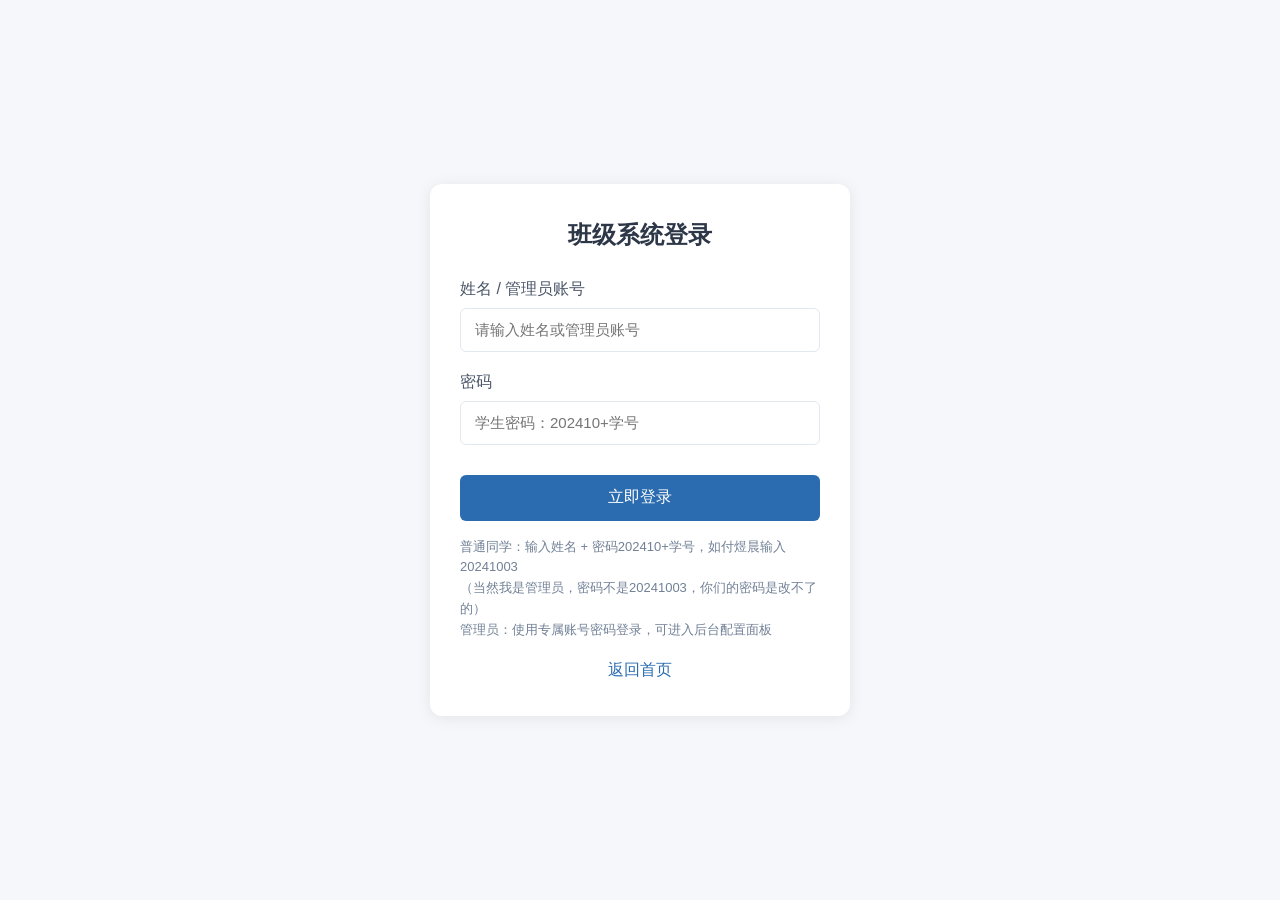
<file: login.html>
<!DOCTYPE html>
<html lang="zh-CN">
<head>
  <meta charset="UTF-8" />
  <meta name="viewport" content="width=device-width, initial-scale=1.0"/>
  <title>班级官网 - 登录入口</title>
  <style>
    * {
      margin: 0;
      padding: 0;
      box-sizing: border-box;
      font-family: "Microsoft Yahei", sans-serif;
    }
    body {
      background: #f5f7fa;
      display: flex;
      justify-content: center;
      align-items: center;
      min-height: 100vh;
    }
    .login-box {
      background: #fff;
      width: 420px;
      padding: 35px 30px;
      border-radius: 12px;
      box-shadow: 0 2px 15px rgba(0,0,0,0.08);
    }
    .login-box h2 {
      text-align: center;
      color: #2d3748;
      margin-bottom: 28px;
    }
    .item {
      margin-bottom: 20px;
    }
    .item label {
      display: block;
      margin-bottom: 8px;
      color: #4a5568;
    }
    .item input {
      width: 100%;
      height: 44px;
      padding: 0 14px;
      border: 1px solid #e2e8f0;
      border-radius: 6px;
      font-size: 15px;
    }
    .btn {
      width: 100%;
      height: 46px;
      background: #2b6cb0;
      color: white;
      border: none;
      border-radius: 6px;
      font-size: 16px;
      cursor: pointer;
      margin-top: 10px;
    }
    .btn:hover {
      background: #2c5282;
    }
    .tip {
      margin-top: 16px;
      font-size: 13px;
      color: #718096;
      line-height: 1.6;
    }
    .back-index {
      display: block;
      text-align: center;
      margin-top: 20px;
      color: #2b6cb0;
      text-decoration: none;
    }
  </style>
</head>
<body>
  <div class="login-box">
    <h2>班级系统登录</h2>
    <div class="item">
      <label>姓名 / 管理员账号</label>
      <input type="text" id="username" placeholder="请输入姓名或管理员账号">
    </div>
    <div class="item">
      <label>密码</label>
      <input type="password" id="pwd" placeholder="学生密码：202410+学号">
    </div>
    <button class="btn" id="loginBtn">立即登录</button>
    <p class="tip">
      普通同学：输入姓名 + 密码202410+学号，如付煜晨输入20241003 <br>
      （当然我是管理员，密码不是20241003，你们的密码是改不了的）<br>
      管理员：使用专属账号密码登录，可进入后台配置面板
    </p>
    <a href="./index.html" class="back-index">返回首页</a>
  </div>

  <script src="./js/login.js"></script>
</body>
</html>
</file>
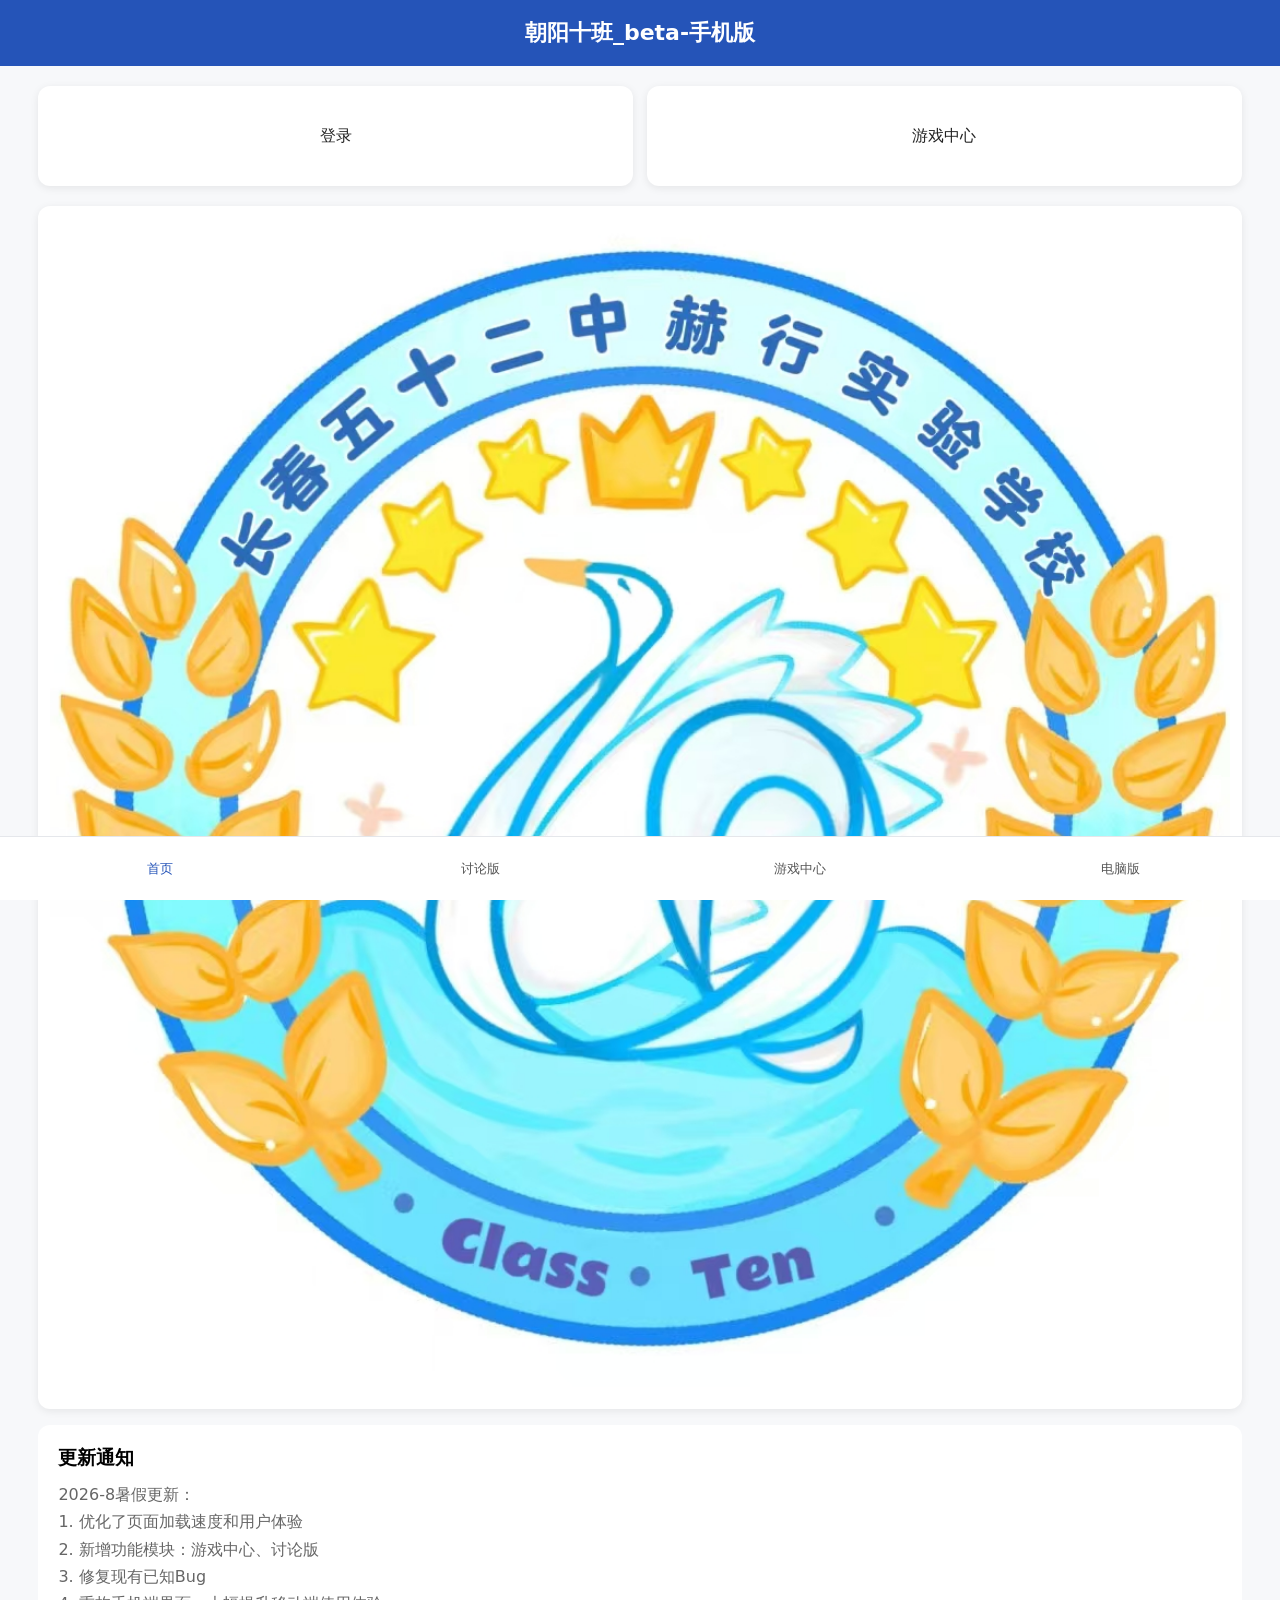
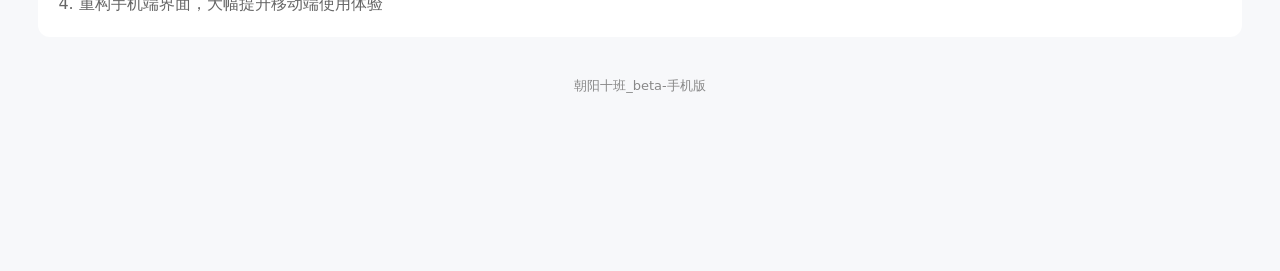
<file: mobileindex.html>
<!DOCTYPE html>
<html lang="zh-CN">
<head>
    <meta charset="UTF-8">
    <meta name="viewport" content="width=device-width, initial-scale=1.0, maximum-scale=1.0, user-scalable=no">
    <meta name="apple-mobile-web-app-capable" content="yes">
    <meta name="apple-mobile-web-app-status-bar-style" content="default">
    <meta name="format-detection" content="telephone=no">
    <title>朝阳十班_beta-手机版</title>
    <style>
        * {
            margin: 0;
            padding: 0;
            box-sizing: border-box;
            -webkit-tap-highlight-color: transparent;
            font-family: system-ui, -apple-system, sans-serif;
        }
        html {
            scroll-behavior: smooth;
        }
        html, body {
            width: 100%;
            min-height: 100vh;
            overflow-x: hidden;
            background-color: #f7f8fa;
            padding-bottom: 80px;
        }
        a {
            text-decoration: none;
            color: #222;
        }
        ul, li {
            list-style: none;
        }

        /* 顶部头部横幅 */
        .mobile-header {
            background: #2554b8;
            color: #fff;
            padding: 18px 20px;
            text-align: center;
            font-size: 22px;
            font-weight: 600;
        }

        /* 内容容器通用边距 */
        .container {
            width: 94%;
            margin: 16px auto;
        }

        /* 功能卡片模块 */
        .card-group {
            display: grid;
            grid-template-columns: 1fr 1fr;
            gap: 14px;
            margin: 20px 0;
        }
        .func-card {
            background: #ffffff;
            border-radius: 12px;
            padding: 24px 10px;
            text-align: center;
            box-shadow: 0 2px 8px rgba(0,0,0,0.08);
            font-size: 16px;
            min-height: 100px;
            display: flex;
            flex-direction: column;
            align-items: center;
            justify-content: center;
            transition: transform 0.15s ease, box-shadow 0.15s ease;
        }
        .func-card:active {
            transform: scale(0.96);
            box-shadow: 0 1px 4px rgba(0,0,0,0.06);
        }

        /* 校徽图片容器 */
        .logo-img-box{
            width: 100%;
            border-radius: 12px;
            overflow: hidden;
            background: #fff;
            padding:12px;
            box-shadow: 0 2px 8px rgba(0,0,0,0.08);
        }
        .logo-img-box img{
            width:100%;
            display:block;
        }

        /* 底部常驻导航栏 */
        .mobile-footer-nav {
            position: fixed;
            bottom: 0;
            left: 0;
            width: 100%;
            height: 64px;
            background: #fff;
            display: flex;
            border-top: 1px solid #e5e7eb;
            z-index: 999;
        }
        .footer-nav-item {
            flex: 1;
            display: flex;
            flex-direction: column;
            align-items: center;
            justify-content: center;
            font-size: 13px;
            color: #555;
            transition: color 0.2s;
        }
        .footer-nav-item.active {
            color: #2554b8;
        }
    </style>
    <!-- 引入和电脑端同一个登录JS，保证 ClassLogin 全局方法可用 -->
    <script src="./js/login.js"></script>
</head>
<body id="page-top">
    <!-- 顶部标题栏 -->
    <header class="mobile-header">
        朝阳十班_beta-手机版
    </header>

    <div class="container">
        <!-- 快捷功能卡片区 -->
        <div class="card-group">
            <a href="/login" class="func-card" id="userCard">登录</a>
            <a href="/game/phonehall" class="func-card">游戏中心</a>
        </div>

        <!-- 班徽图片 -->
        <div class="logo-img-box">
            <img src="/static/assets/img/photo.png" alt="班徽">
        </div>
    </div>

    <!-- 更新通知区域 -->
    <main class="container">
        <div style="background:#fff;padding:20px;border-radius:12px;">
            <h3>更新通知</h3>
            <p style="margin-top:10px;color:#666;line-height:1.7;">
                2026-8暑假更新：<br>
                1. 优化了页面加载速度和用户体验<br>
                2. 新增功能模块：游戏中心、讨论版<br>
                3. 修复现有已知Bug<br>
                4. 重构手机端界面，大幅提升移动端使用体验
            </p>
        </div>
    </main>

    <!-- 底部固定导航 -->
    <nav class="mobile-footer-nav">
        <a href="#page-top" class="footer-nav-item active">首页</a>
        <a href="/massage/phonemain" class="footer-nav-item">讨论版</a>
        <a href="/game/phonehall" class="footer-nav-item">游戏中心</a>
        <a href="/index" class="footer-nav-item">电脑版</a>
    </nav>

    <footer id="footer" class="container" style="margin-top:40px;text-align:center;color:#888;font-size:13px;">
        朝阳十班_beta-手机版
    </footer>

    <!-- 手机端登录状态逻辑 -->
    <script>
        const loginInfo = window.ClassLogin?.getLogin();
        const userBox = document.getElementById("userCard");

        if (!loginInfo) {
            userBox.innerText = "登录";
            userBox.href = "./login.html";
        } else {
            userBox.innerText = loginInfo.userName;
            userBox.href = "javascript:void(0)";
            userBox.onclick = function () {
                if (confirm("确认退出当前账号吗？")) {
                    window.ClassLogin.logout();
                }
            }
        }
    </script>
</body>
</html>
</file>
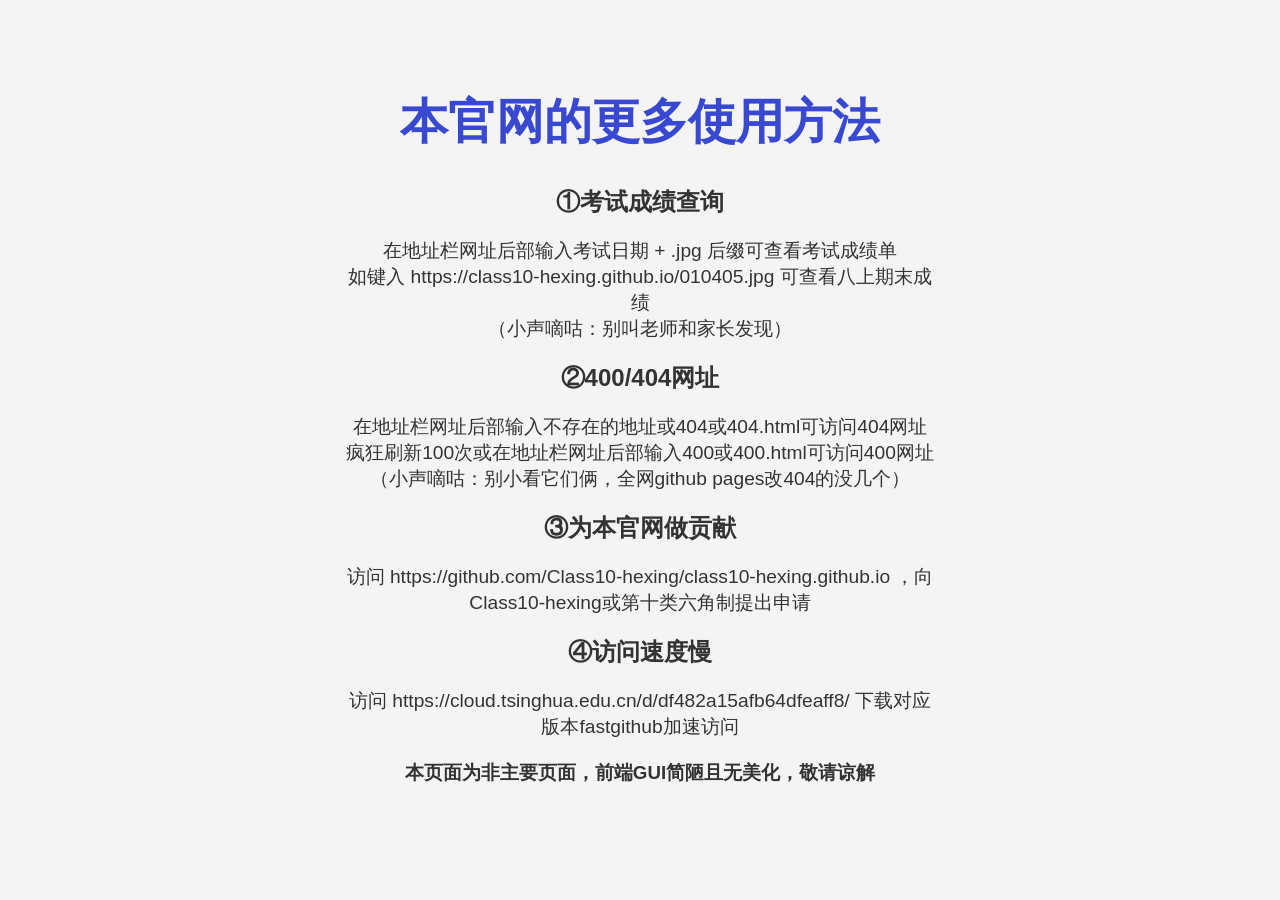
<file: secret.html>
<!DOCTYPE html>
<html lang="zh-cn">

<head>
  <meta charset="UTF-8">
  <meta name="viewport" content="width=device-width, initial-scale=1.0">
  <link rel="stylesheet" href="static/css/style.css">
  <title>作妖方法指导</title>
</head>

<body>
  <div class="container">
    <h1>本官网的更多使用方法  </h1>  
      <h2>&Tab;①考试成绩查询</h2>
        <p>&Tab;&Tab;在地址栏网址后部输入考试日期 + .jpg 后缀可查看考试成绩单<br>
           &Tab;&Tab;如键入 https://class10-hexing.github.io/010405.jpg 可查看八上期末成绩<br>
           &Tab;&Tab;（小声嘀咕：别叫老师和家长发现）<br>
        </p>
      <h2>&Tab;②400/404网址  </h2>  
        <p>&Tab;&Tab;在地址栏网址后部输入不存在的地址或404或404.html可访问404网址<br>
           &Tab;&Tab;疯狂刷新100次或在地址栏网址后部输入400或400.html可访问400网址<br>
           &Tab;&Tab;（小声嘀咕：别小看它们俩，全网github pages改404的没几个）<br>
        </p>
      <h2>&Tab;③为本官网做贡献<br></h2>
        <p>访问 https://github.com/Class10-hexing/class10-hexing.github.io ，向Class10-hexing或第十类六角制提出申请</p>
      <h2>&Tab;④访问速度慢<br></h2>
        <p>访问 https://cloud.tsinghua.edu.cn/d/df482a15afb64dfeaff8/ 下载对应版本fastgithub加速访问<br></p>
      <h3>&Tab;本页面为非主要页面，前端GUI简陋且无美化，敬请谅解<br></h3>
  </div>
</body>

</html>
</file>
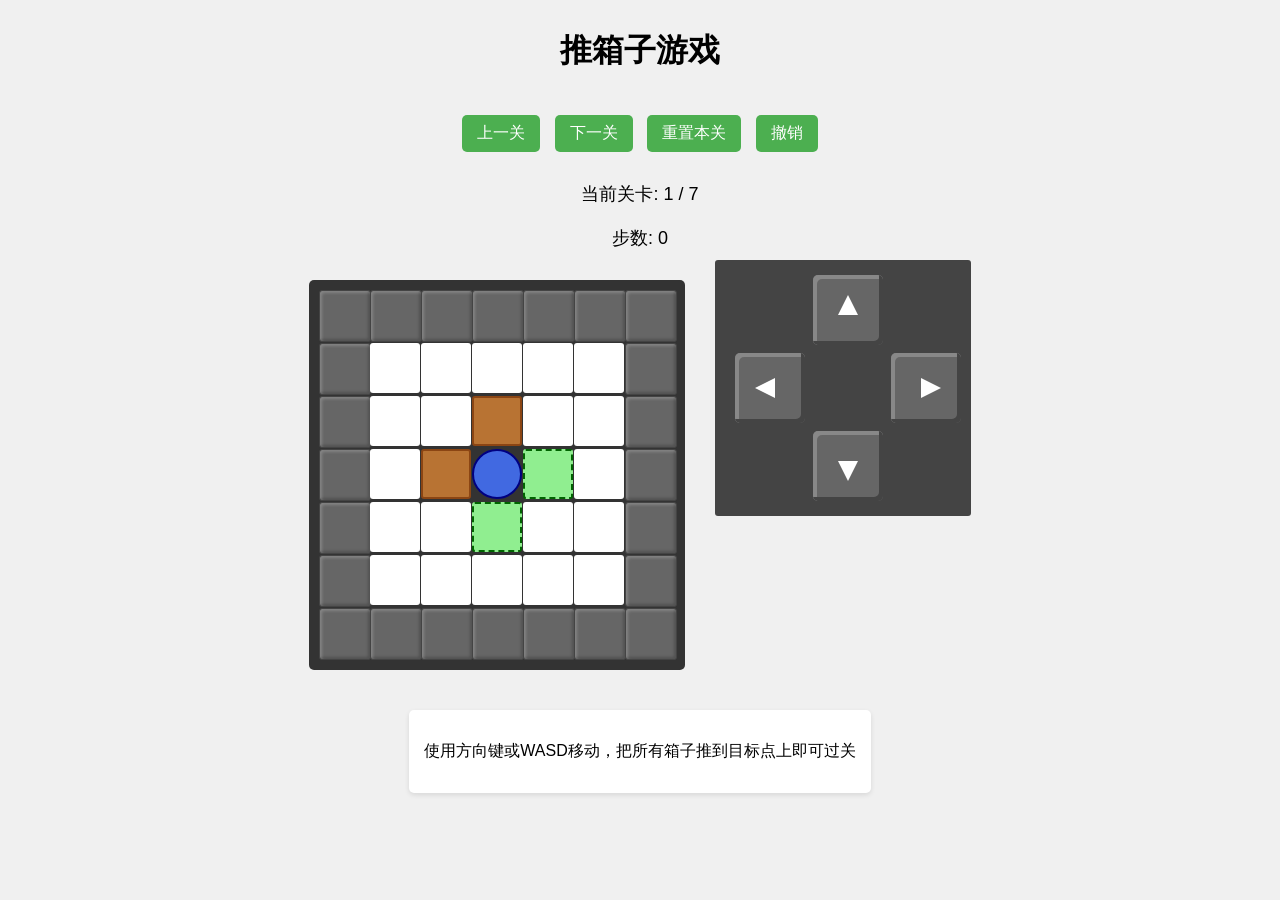
<file: game/box.html>
<!DOCTYPE html>
<html lang="zh">
<head>
    <meta charset="UTF-8">
    <meta name="viewport" content="width=device-width, initial-scale=1.0">
    <title>推箱子游戏</title>
    <style>
        body {
            font-family: Arial, sans-serif;
            display: flex;
            flex-direction: column;
            align-items: center;
            background-color: #f0f0f0;
        }
        .game-container {
            display: inline-grid;
            gap: 1px;
            background: #333;
            padding: 10px;
            margin: 20px 0;
            border-radius: 5px;
        }
        .cell {
            width: 50px;
            height: 50px;
            transition: all 0.1s;
            border-radius: 3px;
        }
        .floor {
            background: #ffffff;
        }
        .wall {
            background: #666;
            border: 1px solid #444;
            box-shadow: inset 2px 2px 3px rgba(255,255,255,0.2),
                       inset -2px -2px 3px rgba(0,0,0,0.2);
        }
        .box {
            background: #b87333;
            border: 2px solid #8b4513;
            box-sizing: border-box;
        }
        .target {
            background: #90EE90;
            border: 2px dashed #006400;
            box-sizing: border-box;
        }
        .player {
            background: #4169E1;
            border: 2px solid #000080;
            border-radius: 50%;
            box-sizing: border-box;
        }
        .box-on-target {
            background: #FFD700;
            border: 2px solid #DAA520;
            box-sizing: border-box;
        }
        .controls {
            margin: 20px 0;
        }
        button {
            margin: 0 5px;
            padding: 8px 15px;
            font-size: 16px;
            border: none;
            border-radius: 5px;
            background: #4CAF50;
            color: white;
            cursor: pointer;
            transition: background 0.3s;
        }
        button:hover {
            background: #45a049;
        }
        #levelInfo, #stepCounter {
            font-size: 18px;
            margin: 10px 0;
        }
        .instructions {
            margin: 20px;
            padding: 15px;
            background: #fff;
            border-radius: 5px;
            box-shadow: 0 2px 5px rgba(0,0,0,0.1);
        }
        .game-wrapper {
            display: flex;
            flex-direction: row;
            align-items: flex-start;
            gap: 30px;
            justify-content: center;
        }

        .gamepad {
            display: grid;
            grid-template-columns: repeat(3, 70px);
            grid-template-rows: repeat(3, 70px);
            gap: 8px;
            padding: 15px;
            background: #444;
            border-radius: 3px;
            image-rendering: pixelated;
        }

        .gamepad button {
            width: 70px;
            height: 70px;
            border: 0;
            background: #666;
            cursor: pointer;
            position: relative;
            padding: 0;
            image-rendering: pixelated;
            box-shadow: 
                inset -4px -4px 0 0 #444,
                inset 4px 4px 0 0 #888;
        }

        .gamepad button:active {
            background: #555;
            box-shadow: 
                inset 4px 4px 0 0 #444,
                inset -4px -4px 0 0 #888;
            transform: translate(2px, 2px);
        }

        .gamepad button::after {
            content: '';
            position: absolute;
            top: 50%;
            left: 50%;
            transform: translate(-50%, -50%);
            width: 0;
            height: 0;
            border: 10px solid transparent;
        }

        .gamepad .up::after {
            border-bottom: 20px solid #fff;
            border-top: 0;
            margin-top: -5px;
        }

        .gamepad .down::after {
            border-top: 20px solid #fff;
            border-bottom: 0;
            margin-top: 5px;
        }

        .gamepad .left::after {
            border-right: 20px solid #fff;
            border-left: 0;
            margin-left: -5px;
        }

        .gamepad .right::after {
            border-left: 20px solid #fff;
            border-right: 0;
            margin-left: 5px;
        }

        .gamepad .up { grid-area: 1/2/2/3; }
        .gamepad .left { grid-area: 2/1/3/2; }
        .gamepad .right { grid-area: 2/3/3/4; }
        .gamepad .down { grid-area: 3/2/4/3; }

        @media (max-width: 768px) {
            .game-wrapper {
                flex-direction: column;
                align-items: center;
            }

            .gamepad {
                grid-template-columns: repeat(3, 80px);
                grid-template-rows: repeat(3, 80px);
                margin-bottom: 20px;
            }

            .gamepad button {
                width: 80px;
                height: 80px;
            }
        }
    </style>
</head>
<body>
    <h1>推箱子游戏</h1>
    <div class="controls">
        <button onclick="changeLevel(-1)">上一关</button>
        <button onclick="changeLevel(1)">下一关</button>
        <button onclick="resetLevel()">重置本关</button>
        <button onclick="undoMove()">撤销</button>
    </div>
    <div id="levelInfo"></div>
    <div id="stepCounter"></div>
    <div class="game-wrapper">
        <div id="game" class="game-container"></div>
        <div class="gamepad">
            <button class="up"></button>
            <button class="left"></button>
            <button class="right"></button>
            <button class="down"></button>
        </div>
    </div>
    <div class="instructions">
        <p>使用方向键或WASD移动，把所有箱子推到目标点上即可过关</p>
    </div>

    <script>
        // 0:地板 1:墙 2:箱子 3:目标点 4:玩家 5:箱子在目标点上
        const levels = [
            [
                [1,1,1,1,1,1,1],
                [1,0,0,0,0,0,1],
                [1,0,0,2,0,0,1],
                [1,0,2,4,3,0,1],
                [1,0,0,3,0,0,1],
                [1,0,0,0,0,0,1],
                [1,1,1,1,1,1,1]
            ],
            [
                [1,1,1,1,1,1,1,1],
                [1,0,0,0,0,0,0,1],
                [1,0,0,2,2,3,0,1],
                [1,0,0,0,4,0,0,1],
                [1,0,3,2,0,0,0,1],
                [1,0,3,0,0,0,0,1],
                [1,0,0,0,0,0,0,1],
                [1,1,1,1,1,1,1,1]
            ],
            [
                [1,1,1,1,1,1,1,1],
                [1,3,0,0,0,0,3,1],
                [1,0,2,0,0,2,0,1],
                [1,0,0,4,2,0,0,1],
                [1,0,2,0,0,2,0,1],
                [1,3,0,0,0,0,3,1],
                [1,0,0,0,0,0,0,1],
                [1,1,1,1,1,1,1,1]
            ],
            [
    [1,1,1,1,1,1,1,1],
    [1,0,0,0,0,3,3,1],
    [1,0,2,2,1,0,0,1],
    [1,0,0,4,0,0,0,1],
    [1,0,2,2,1,0,0,1],
    [1,0,0,0,0,3,3,1],
    [1,1,1,1,1,1,1,1]
],
[
    [1,1,1,1,1,1,1,1],
    [1,3,3,3,0,0,0,1],
    [1,0,0,1,2,2,0,1],
    [1,0,0,4,0,0,0,1],
    [1,0,0,1,2,0,0,1],
    [1,0,0,0,0,0,0,1],
    [1,1,1,1,1,1,1,1]
],
[
    [1,1,1,1,1,1,1,1],
    [1,0,0,0,0,3,0,1],
    [1,0,2,0,1,0,0,1],
    [1,3,4,2,0,2,3,1],
    [1,0,2,0,1,0,0,1],
    [1,0,0,0,0,0,0,1],
    [1,1,1,1,1,1,1,1]
],
[
    [1,1,1,1,1,1,1,1],
    [1,3,0,0,0,0,3,1],
    [1,0,2,2,2,2,0,1],
    [1,0,0,4,0,0,0,1],
    [1,0,2,2,2,2,0,1],
    [1,3,0,0,0,0,3,1],
    [1,1,1,1,1,1,1,1]
]
        ];

        let currentLevel = 0;
        let gameMap = [];
        let playerPos = {x: 0, y: 0};
        let stepCount = 0;
        let moveHistory = [];

        function initGame() {
            gameMap = JSON.parse(JSON.stringify(levels[currentLevel]));
            findPlayer();
            stepCount = 0;
            moveHistory = [];
            renderGame();
            updateLevelInfo();
        }

        function findPlayer() {
            for(let y = 0; y < gameMap.length; y++) {
                for(let x = 0; x < gameMap[y].length; x++) {
                    if(gameMap[y][x] === 4) {
                        playerPos = {x, y};
                        return;
                    }
                }
            }
        }

        function renderGame() {
            const gameDiv = document.getElementById('game');
            gameDiv.style.gridTemplateColumns = `repeat(${gameMap[0].length}, 50px)`;
            gameDiv.innerHTML = '';

            for(let y = 0; y < gameMap.length; y++) {
                for(let x = 0; x < gameMap[y].length; x++) {
                    const cell = document.createElement('div');
                    cell.className = 'cell floor';
                    
                    switch(gameMap[y][x]) {
                        case 1: cell.classList.add('wall'); break;
                        case 2: cell.classList.add('box'); break;
                        case 3: cell.classList.add('target'); break;
                        case 4: cell.classList.add('player'); break;
                        case 5: cell.classList.add('box-on-target'); break;
                    }
                    
                    gameDiv.appendChild(cell);
                }
            }
            
            document.getElementById('stepCounter').innerText = `步数: ${stepCount}`;
            checkWin();
        }

        function movePlayer(dx, dy) {
            const newX = playerPos.x + dx;
            const newY = playerPos.y + dy;
            
            if(gameMap[newY][newX] === 1) return; // 墙
            
            let moved = false;
            if(gameMap[newY][newX] === 2 || gameMap[newY][newX] === 5) {
                const boxNewX = newX + dx;
                const boxNewY = newY + dy;
                
                if(gameMap[boxNewY][boxNewX] === 1 || 
                   gameMap[boxNewY][boxNewX] === 2 || 
                   gameMap[boxNewY][boxNewX] === 5) return;
                
                moveHistory.push({
                    map: JSON.parse(JSON.stringify(gameMap)),
                    pos: {...playerPos}
                });
                
                if(gameMap[boxNewY][boxNewX] === 3) {
                    gameMap[boxNewY][boxNewX] = 5;
                } else {
                    gameMap[boxNewY][boxNewX] = 2;
                }
                
                if(gameMap[newY][newX] === 5) {
                    gameMap[newY][newX] = 3;
                } else {
                    gameMap[newY][newX] = 0;
                }
                moved = true;
            } else {
                moveHistory.push({
                    map: JSON.parse(JSON.stringify(gameMap)),
                    pos: {...playerPos}
                });
                moved = true;
            }
            
            if(moved) {
                const isTarget = levels[currentLevel][playerPos.y][playerPos.x] === 3;
                gameMap[playerPos.y][playerPos.x] = isTarget ? 3 : 0;
                playerPos = {x: newX, y: newY};
                gameMap[newY][newX] = 4;
                stepCount++;
                renderGame();
            }
        }

        function undoMove() {
            if (moveHistory.length > 0) {
                const previousState = moveHistory.pop();
                gameMap = previousState.map;
                playerPos = previousState.pos;
                if(stepCount > 0) stepCount--;
                renderGame();
            }
        }

        function checkWin() {
            let boxesOnTarget = 0;
            let totalTargets = 0;
            
            for(let y = 0; y < gameMap.length; y++) {
                for(let x = 0; x < gameMap[y].length; x++) {
                    if(levels[currentLevel][y][x] === 3) totalTargets++;
                    if(gameMap[y][x] === 5) boxesOnTarget++;
                }
            }
            
            if(boxesOnTarget === totalTargets && totalTargets > 0) {
                setTimeout(() => {
                    alert(`恭喜通关！你用了 ${stepCount} 步完成第 ${currentLevel + 1} 关。`);
                    if(currentLevel < levels.length - 1) {
                        changeLevel(1);
                    } else {
                        alert('恭喜你完成了所有关卡！');
                        changeLevel(-levels.length + 1);
                    }
                }, 100);
            }
        }

        function changeLevel(delta) {
            currentLevel = (currentLevel + delta + levels.length) % levels.length;
            initGame();
        }

        function resetLevel() {
            initGame();
        }

        function updateLevelInfo() {
            document.getElementById('levelInfo').innerText = 
                `当前关卡: ${currentLevel + 1} / ${levels.length}`;
        }

        document.addEventListener('keydown', (e) => {
            switch(e.key) {
                case 'ArrowLeft':
                case 'a': movePlayer(-1, 0); break;
                case 'ArrowRight':
                case 'd': movePlayer(1, 0); break;
                case 'ArrowUp':
                case 'w': movePlayer(0, -1); break;
                case 'ArrowDown':
                case 's': movePlayer(0, 1); break;
                case 'z': undoMove(); break;
            }
        });

        document.querySelectorAll('.gamepad button').forEach(button => {
            ['mousedown', 'touchstart'].forEach(eventType => {
                button.addEventListener(eventType, (e) => {
                    e.preventDefault();
                    if(button.classList.contains('up')) movePlayer(0, -1);
                    if(button.classList.contains('down')) movePlayer(0, 1);
                    if(button.classList.contains('left')) movePlayer(-1, 0);
                    if(button.classList.contains('right')) movePlayer(1, 0);
                });
            });
        });

        // 初始化游戏
        initGame();
    </script>
</body>
</html>
</file>
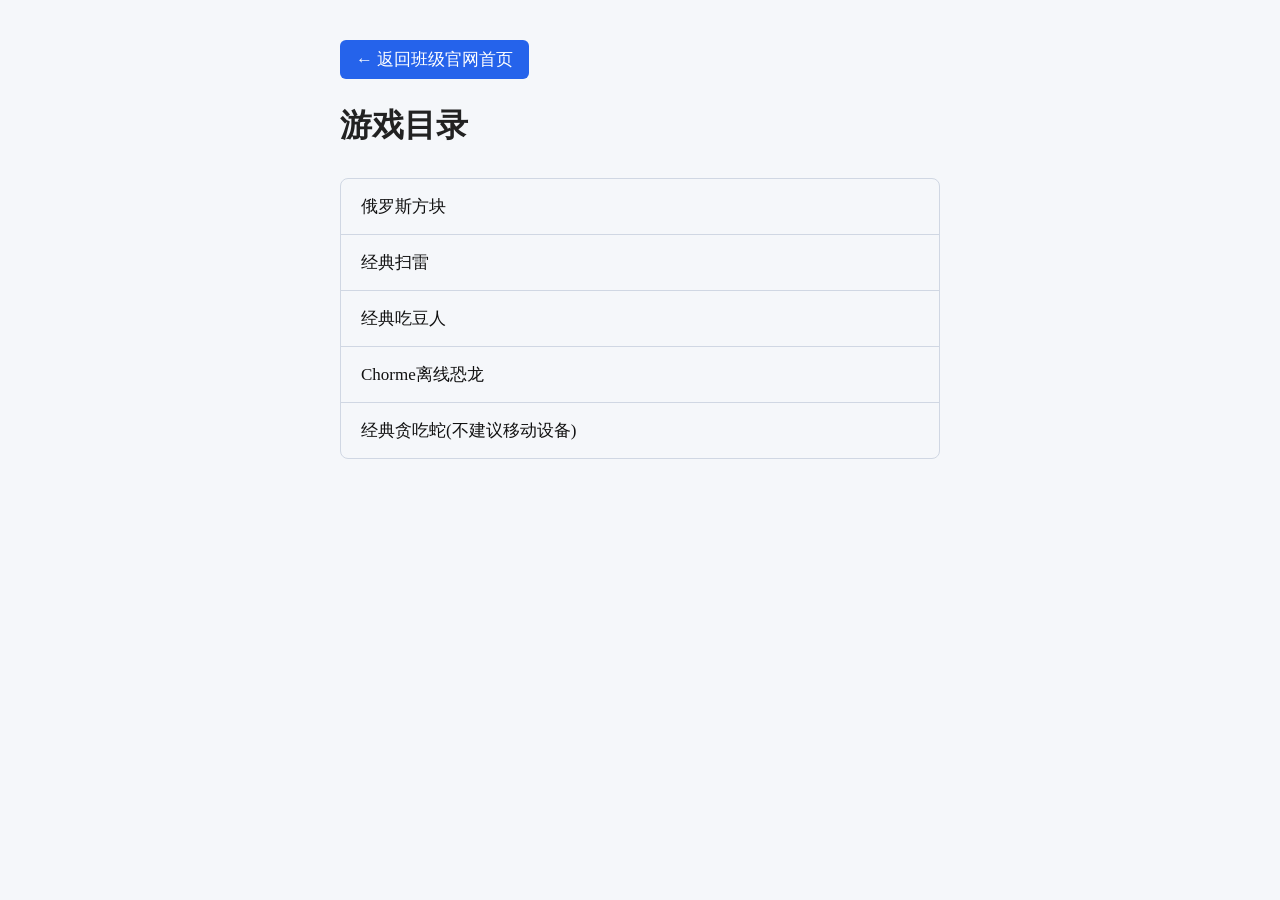
<file: game/hall.html>
<!DOCTYPE html>
<html lang="zh-CN">
<head>
<meta charset="UTF-8">
<meta name="viewport" content="width=device-width,initial-scale=1.0">
<title>游戏大厅</title>
<style>
*{margin:0;padding:0;box-sizing:border-box;font-family:微软雅黑}
body{padding:40px 30px;background:#f5f7fa}
.container{max-width:600px;margin:0 auto}
h1{margin-bottom:30px;color:#222}
.back-home{display:inline-block;margin-bottom:25px;padding:8px 16px;background:#2563eb;color:#fff;text-decoration:none;border-radius:6px;}
ul{list-style:none;border:1px solid #d0d7e3;border-radius:8px;overflow:hidden}
li{border-bottom:1px solid #d0d7e3}
li:last-child{border-bottom:none}
a{display:block;padding:16px 20px;color:#111;text-decoration:none;font-size:17px;transition:background 0.2s}
a:hover{background:#eef4ff}
</style>
</head>
<body>
<div class="container">
    <a href="../index.html" class="back-home">← 返回班级官网首页</a>
    <h1>游戏目录</h1>
    <ul>
        <li><a href="./tetris.html">俄罗斯方块</a></li>
        <li><a href="./mine.html">经典扫雷</a></li>
        <li><a href="./pacman.html">经典吃豆人</a></li>
        <li><a href="./dino.html">Chorme离线恐龙</a></li>
        <li><a href="./snake.html">经典贪吃蛇(不建议移动设备)</a></li>
    </ul>
</div>
</body>
</html>
</file>
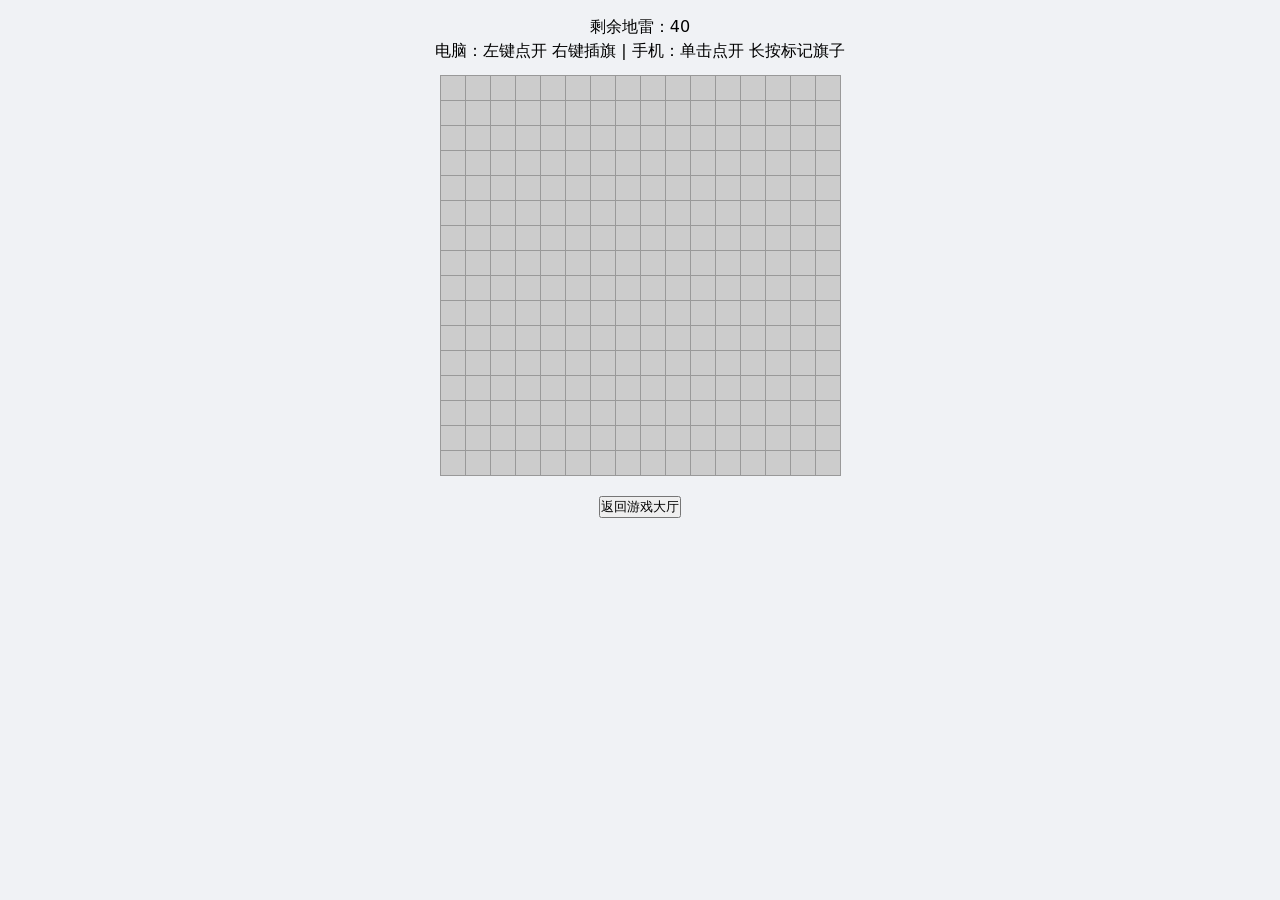
<file: game/mine.html>
<!DOCTYPE html>
<html lang="zh-CN">
<head>
<meta charset="UTF-8">
<meta name="viewport" content="width=device-width, initial-scale=1.0, maximum-scale=1.0, user-scalable=no">
<title>扫雷</title>
<style>
*{margin:0;padding:0;box-sizing:border-box;font-family:system-ui, sans-serif;}
body{background:#f0f2f5;display:flex;flex-direction:column;align-items:center;padding:15px 8px;min-height:100vh;}
#info{margin-bottom:12px;font-size:16px;text-align:center;line-height:1.5;}
#board{display:grid;grid-template-columns:repeat(16, minmax(18px, 24px));gap:1px;background:#999;padding:1px;}
.cell{width:100%;aspect-ratio:1/1;background:#ccc;display:grid;place-items:center;font-weight:bold;cursor:pointer;user-select:none;font-size:12px;}
.cell.open{background:#eee}
.cell.mine{background:#f55}
.cell.flag{background:#fc0}
.back-box{margin-top:20px;}
.back-index{padding:8px 16px;background:#2563eb;color:#fff;text-decoration:none;border-radius:6px;font-size:14px;}
</style>
</head>
<body>
<div id="info">剩余地雷：<span id="count">40</span><br>电脑：左键点开 右键插旗 | 手机：单击点开 长按标记旗子</div>
<div id="board"></div>
<div class="back-box">
    <button class="back-btn" onclick="location.href='./hall.html'">返回游戏大厅</button>
</div>
<script>
const size=16,mineNum=40;
let board=[],mineList=[],flag=0,gameOver=false;
const $=s=>document.querySelector(s);
let longPressTimer = null;
// 初始化棋盘
function init(){
  $("#board").innerHTML="";gameOver=false;flag=0;$("#count").textContent=mineNum;
  mineList=[];board=Array(size).fill().map(()=>Array(size).fill(0));
  // 随机埋雷
  let i=0;
  while(i<mineNum){
    let x=Math.floor(Math.random()*size),y=Math.floor(Math.random()*size);
    if(board[y][x]!=-1){board[y][x]=-1;mineList.push([x,y]);i++}
  }
  // 计算周围雷数
  for(let y=0;y<size;y++){
    for(let x=0;x<size;x++){
      if(board[y][x]==-1)continue;
      let c=0;
      for(let dy=-1;dy<=1;dy++)for(let dx=-1;dx<=1;dx++){
        let nx=x+dx,ny=y+dy;
        if(nx>=0&&nx<size&&ny>=0&&ny<size&&board[ny][nx]==-1)c++;
      }
      board[y][x]=c;
    }
  }
  // 渲染格子
  for(let y=0;y<size;y++){
    for(let x=0;x<size;x++){
      let div=document.createElement("div");
      div.className="cell";
      div.dataset.x=x;div.dataset.y=y;

      // 鼠标左键点击打开
      div.onclick=()=>openCell(x,y,div);

      // 电脑右键插旗
      div.oncontextmenu=e=>{
        e.preventDefault();
        toggleFlag(div);
      }

      // 手机长按标记旗子
      div.addEventListener('touchstart', () => {
        longPressTimer = setTimeout(() => {
          toggleFlag(div);
        }, 400);
      });
      div.addEventListener('touchend', () => {
        clearTimeout(longPressTimer);
      });
      div.addEventListener('touchmove', () => {
        clearTimeout(longPressTimer);
      });

      $("#board").append(div);
    }
  }
}

// 切换插旗状态
function toggleFlag(el){
  if(gameOver||el.classList.contains("open"))return;
  if(el.classList.toggle("flag"))flag++;else flag--;
  $("#count").textContent=mineNum-flag;
}

// 点开格子递归
function openCell(x,y,el){
  if(gameOver||el.classList.contains("open")||el.classList.contains("flag"))return;
  el.classList.add("open");
  let val=board[y][x];
  if(val==-1){
    gameOver=true;
    alert("踩雷！游戏结束");
    mineList.forEach(([mx,my])=>{
      let cell=document.querySelector(`.cell[data-x="${mx}"][data-y="${my}"]`);
      cell.classList.add("mine");
    })
    return;
  }
  if(val>0)el.textContent=val;
  else{
    for(let dy=-1;dy<=1;dy++)for(let dx=-1;dx<=1;dx++){
      let nx=x+dx,ny=y+dy;
      if(nx>=0&&nx<size&&ny>=0&&ny<size){
        let ncell=document.querySelector(`.cell[data-x="${nx}"][data-y="${ny}"]`);
        openCell(nx,ny,ncell);
      }
    }
  }
  // 胜利判定
  let left=document.querySelectorAll(".cell:not(.open)").length;
  if(left===mineNum){
    gameOver=true;
    alert("恭喜通关扫雷！");
  }
}
init();
</script>
</body>
</html>
</file>
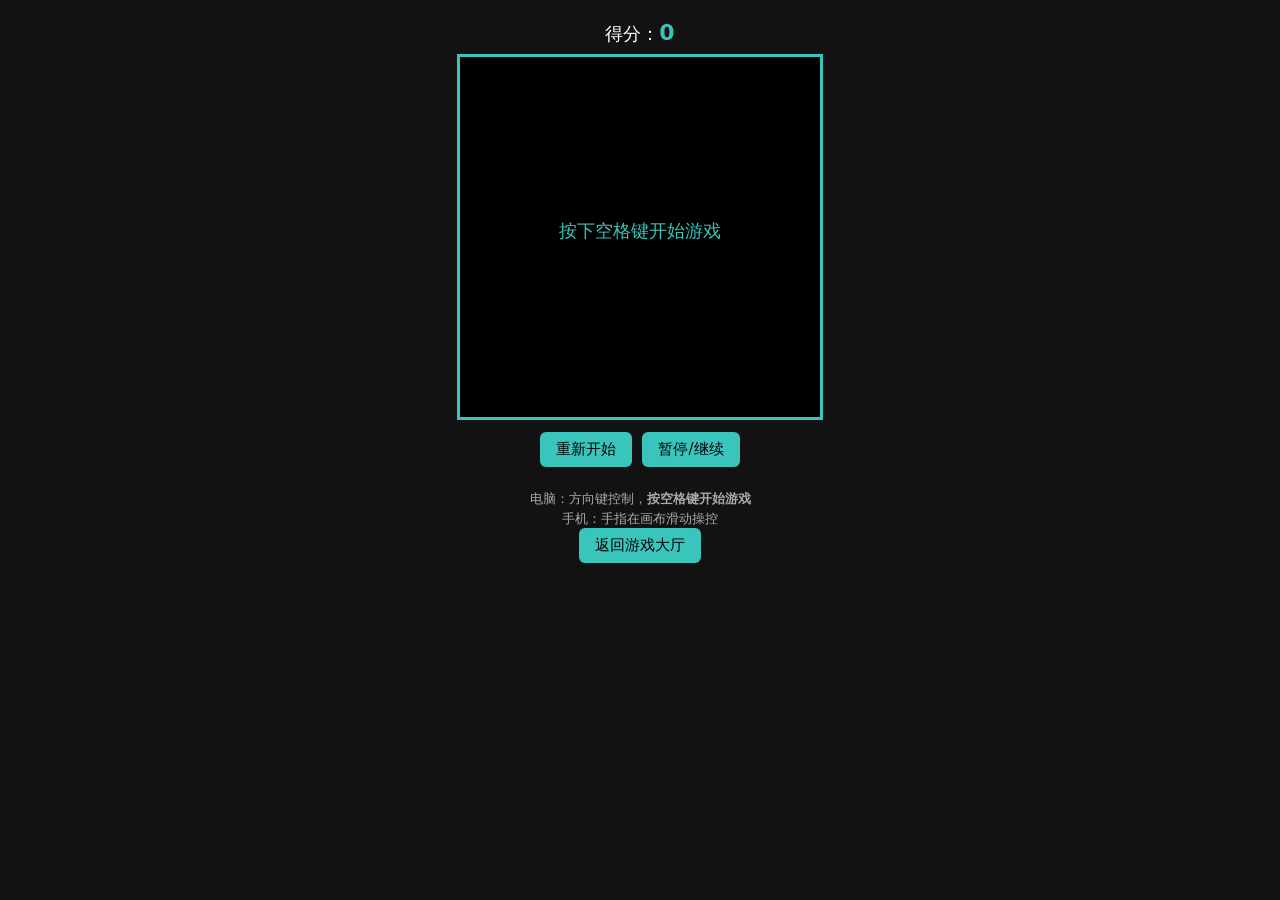
<file: game/snake.html>
<!DOCTYPE html>
<html lang="zh-CN">
<head>
<meta charset="UTF-8">
<meta name="viewport" content="width=device-width, initial-scale=1.0, maximum-scale=1.0, user-scalable=no">
<title>H5贪吃蛇</title>
<style>
*{
  margin:0;
  padding:0;
  box-sizing:border-box;
  font-family:system-ui, sans-serif;
}
body{
  background:#121212;
  display:flex;
  flex-direction:column;
  align-items:center;
  padding:20px 10px;
  color:#fff;
}
#gameBox{
  border:3px solid #39c5bb;
  background:#000;
  max-width:100vw;
}
.info{
  font-size:18px;
  margin-bottom:8px;
}
#score{
  color:#39c5bb;
  font-weight:bold;
  font-size:22px;
}
.btns{
  margin:12px 0;
  display:flex;
  gap:10px;
}
button{
  padding:8px 16px;
  border:none;
  border-radius:6px;
  background:#39c5bb;
  color:#000;
  font-size:15px;
}
.tip{
  font-size:13px;
  color:#aaa;
  text-align:center;
  margin-top:10px;
  line-height:1.5;
}
</style>
</head>
<body>
<div class="info">得分：<span id="score">0</span></div>

<canvas id="gameBox" width="360" height="360"></canvas>

<div class="btns">
  <button id="restart">重新开始</button>
  <button id="pause">暂停/继续</button>
</div>

<div class="tip">
电脑：方向键控制，<b>按空格键开始游戏</b><br>
手机：手指在画布滑动操控
</div>

<script>
const canvas = document.getElementById('gameBox');
const ctx = canvas.getContext('2d');
const scoreText = document.getElementById('score');
const btnRestart = document.getElementById('restart');
const btnPause = document.getElementById('pause');

const size = 18;
const count = canvas.width / size;
const speedInterval = 180;
let timer = null;
let isPause = false;
let isStart = false; // 是否已经开局
let score = 0;

let snake = [{x:8, y:8}];
let dir = {x:1, y:0};
let nextDir = {x:1, y:0};
let food = createFood();

// 生成食物
function createFood(){
  let x,y;
  while(true){
    x = Math.floor(Math.random()*count);
    y = Math.floor(Math.random()*count);
    let overlap = false;
    for(let s of snake){
      if(s.x===x && s.y===y){overlap=true;break;}
    }
    if(!overlap) break;
  }
  return {x,y};
}

// 初始绘制提示文字
function drawWaitTip(){
  ctx.fillStyle='#000';
  ctx.fillRect(0,0,canvas.width,canvas.height);
  ctx.fillStyle='#39c5bb';
  ctx.font="18px system-ui";
  ctx.textAlign="center";
  ctx.fillText("按下空格键开始游戏", canvas.width/2, canvas.height/2);
}

// 重置游戏
function resetGame(){
  clearInterval(timer);
  isPause = false;
  isStart = false;
  score = 0;
  scoreText.textContent = score;
  snake = [{x:8, y:8}];
  dir = {x:1, y:0};
  nextDir = {x:1, y:0};
  food = createFood();
  drawWaitTip();
}

// 启动游戏循环
function startGameLoop(){
  timer = setInterval(gameLoop, speedInterval);
}

// 游戏主逻辑
function gameLoop(){
  if(isPause) return;
  dir = {...nextDir};
  const head = {
    x: snake[0].x + dir.x,
    y: snake[0].y + dir.y
  };

  // 撞墙
  if(head.x<0 || head.x>=count || head.y<0 || head.y>=count){
    alert('游戏结束，得分：'+score);
    resetGame();
    return;
  }

  // 撞自己
  for(let seg of snake){
    if(seg.x===head.x && seg.y===head.y){
      alert('游戏结束，得分：'+score);
      resetGame();
      return;
    }
  }

  snake.unshift(head);
  if(head.x === food.x && head.y === food.y){
    score += 10;
    scoreText.textContent = score;
    food = createFood();
  }else{
    snake.pop();
  }

  // 渲染画布
  ctx.fillStyle='#000';
  ctx.fillRect(0,0,canvas.width,canvas.height);

  ctx.fillStyle='#39c5bb';
  snake.forEach(seg=>{
    ctx.fillRect(seg.x*size, seg.y*size, size-1, size-1);
  });

  ctx.fillStyle='#ff5555';
  ctx.fillRect(food.x*size, food.y*size, size-1, size-1);
}

// 键盘监听：空格开局 + 方向控制
document.addEventListener('keydown',e=>{
  // 空格开启游戏
  if(e.code === 'Space'){
    if(!isStart){
      isStart = true;
      startGameLoop();
    }
    return;
  }
  if(!isStart || isPause) return;
  switch(e.key){
    case 'ArrowUp': if(dir.y!==1) nextDir={x:0,y:-1}; break;
    case 'ArrowDown': if(dir.y!==-1) nextDir={x:0,y:1}; break;
    case 'ArrowLeft': if(dir.x!==1) nextDir={x:-1,y:0}; break;
    case 'ArrowRight': if(dir.x!==-1) nextDir={x:1,y:0}; break;
  }
});

// 移动端触屏滑动
let touchStartX=0, touchStartY=0;
canvas.addEventListener('touchstart',e=>{
  e.preventDefault();
  touchStartX = e.touches[0].clientX;
  touchStartY = e.touches[0].clientY;
});

canvas.addEventListener('touchend',e=>{
  e.preventDefault();
  if(!isStart || isPause) return;
  const endX = e.changedTouches[0].clientX;
  const endY = e.changedTouches[0].clientY;
  const dx = endX - touchStartX;
  const dy = endY - touchStartY;

  if(Math.abs(dx) > Math.abs(dy)){
    if(dx>20 && dir.x!==-1) nextDir={x:1,y:0};
    else if(dx<-20 && dir.x!==1) nextDir={x:-1,y:0};
  }else{
    if(dy>20 && dir.y!==-1) nextDir={x:0,y:1};
    else if(dy<-20 && dir.y!==1) nextDir={x:0,y:-1};
  }
});

// 按钮事件
btnRestart.onclick = resetGame;
btnPause.onclick = ()=>{
  if(!isStart) return;
  isPause = !isPause;
  btnPause.textContent = isPause ? '继续' : '暂停/继续';
};

// 页面载入先绘制等待提示
drawWaitTip();
</script>
<button class="back-btn" onclick="location.href='./hall.html'">返回游戏大厅</button>
</body>
</html>
</file>
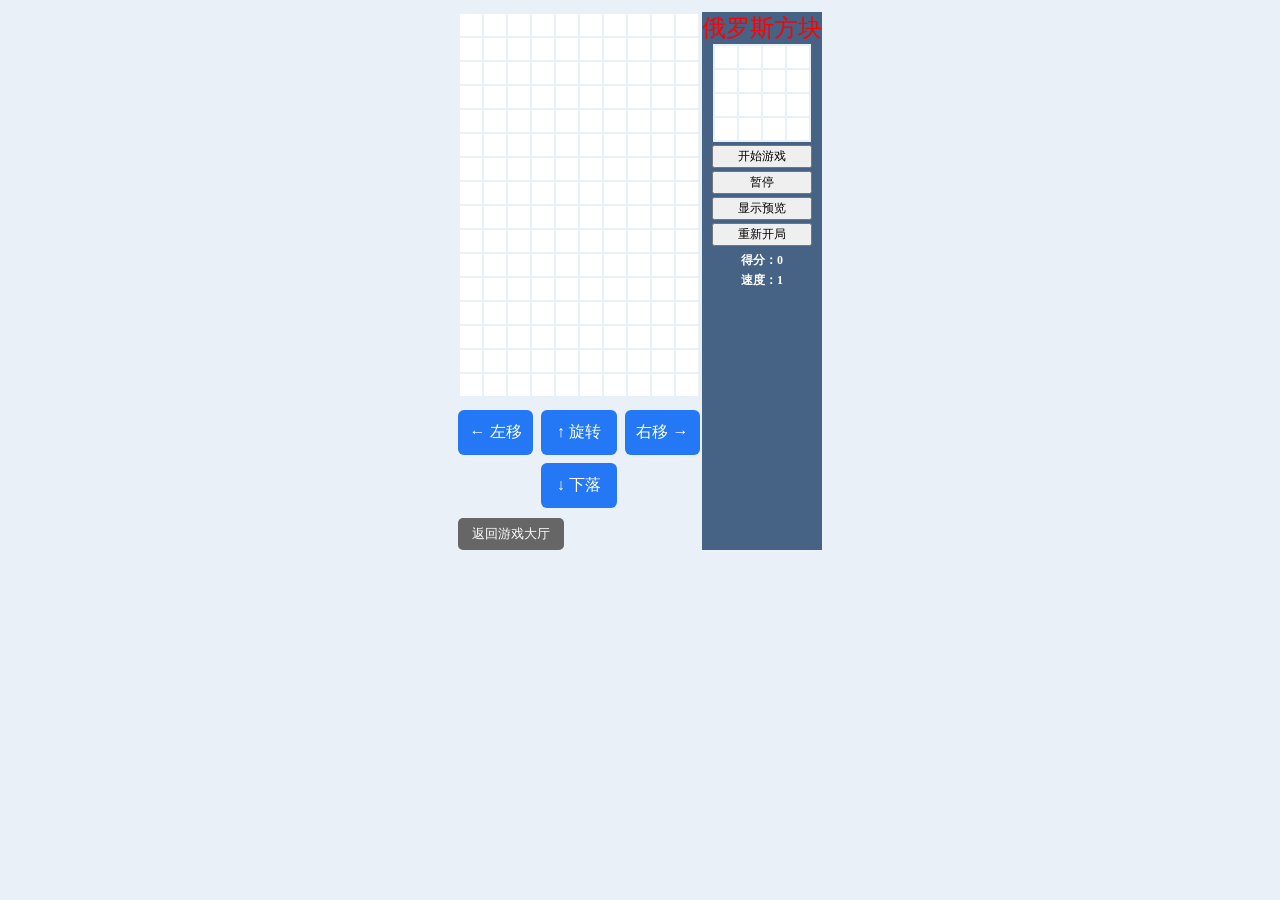
<file: game/tetris.html>
<!DOCTYPE HTML>
<HTML>
<HEAD>
<meta charset="UTF-8">
<meta name="viewport" content="width=device-width, initial-scale=1.0, maximum-scale=1.0, user-scalable=no">
<title>俄罗斯方块</title>
<script>window.resizeTo(410,530)</script>
<style>
.MB
{
    BACKGROUND-COLOR: firebrick;
    CURSOR: default;
    HEIGHT: 22px;
    WIDTH: 22px
}
.SB
{
    BACKGROUND-COLOR: slategray;
    CURSOR: default;
    HEIGHT: 22px;
    WIDTH: 22px
}
.BK
{
    BACKGROUND-COLOR: white;
    CURSOR: default;
    HEIGHT: 22px;
    WIDTH: 22px
}
.GT
{
    BORDER-BOTTOM: deepskyblue thin solid;
    BORDER-LEFT: deepskyblue thin solid;
    BORDER-RIGHT: deepskyblue thin solid;
    BORDER-TOP: deepskyblue thin solid;
    CURSOR: default
}
body{margin:0;padding:10px;box-sizing:border-box;}
/* 移动端虚拟按键布局 */
.control-panel{
    margin-top:12px;
    display:grid;
    grid-template-columns: 1fr 1fr 1fr;
    gap:8px;
    max-width:320px;
}
.ctrl-btn{
    padding:12px 5px;
    font-size:16px;
    border:none;
    background:#2478f5;
    color:#fff;
    border-radius:6px;
}
.btn-rotate{
    grid-column: 2 / 3;
}
.btn-down{
    grid-column: 2 / 3;
}
.back-btn{
    margin-top:10px;
    padding:7px 14px;
    border:none;
    background:#666;
    color:#fff;
    border-radius:5px;
    cursor:pointer;
}
</style>
<script>
var BX=new Array(4);
var BY=new Array(4);
var PX=new Array(4);
var PY=new Array(4);
var mTimer
var firstView
var gameState = 0;

// 左移
function moveLeft(){
    if(gameState !== 1) return;
    for(i=0;i<4;i++)if(BX[i]==0)return;
    for(i=0;i<4;i++)if(getClass(BX[i]-1,BY[i])=="SB")return;
    for(i=0;i<4;i++)setClass(BX[i],BY[i],"BK");
    for(i=0;i<4;i++)BX[i]=BX[i]-1;
    for(i=0;i<4;i++)setClass(BX[i],BY[i],"MB");
}
// 右移
function moveRight(){
    if(gameState !== 1) return;
    for(i=0;i<4;i++)if(BX[i]==9)return;
    for(i=0;i<4;i++)if(getClass(BX[i]+1,BY[i])=="SB")return;
    for(i=0;i<4;i++)setClass(BX[i],BY[i],"BK");
    for(i=0;i<4;i++)BX[i]=BX[i]+1;
    for(i=0;i<4;i++)setClass(BX[i],BY[i],"MB");
}
// 旋转
function moveRotate(){
    if(gameState !== 1) return;
    var preMBarX=new Array(4);
    var preMBarY=new Array(4);
    var cx=Math.round((BX[0]+BX[1]+BX[2]+BX[3])/4);
    var cy=Math.round((BY[0]+BY[1]+BY[2]+BY[3])/4);
    for(i=0;i<4;i++){
        preMBarX[i]=Math.round(cx-cy+BY[i]);
        preMBarY[i]=Math.round(cx+cy-BX[i]);
        if(preMBarX[i]<0 || preMBarX[i]>9 || preMBarY[i]<0 || preMBarY[i]>15)return;
        if(getClass(preMBarX[i],preMBarY[i])=="SB")return;
    }
    for(i=0;i<4;i++)setClass(BX[i],BY[i],"BK");
    for(i=0;i<4;i++){
        BX[i]=preMBarX[i];
        BY[i]=preMBarY[i];
    }
    for(i=0;i<4;i++)setClass(BX[i],BY[i],"MB");
}

function beginGame()
{
    gameState=0;
    speed=1;
    outTime=1100-speed*100;
    score=0;
    if(gameState!=0)return;
    firstView=true;
    for(j=0;j<16;j++)
        for(i=0;i<10;i++)
            setClass(i,j,"BK");
    randBar();
    gameState=1;
    Play.disabled=true;
    window.clearInterval(mTimer);
    mTimer=window.setInterval("moveBar()",outTime);
}

function keyControl()
{
    if(gameState!=1)return;
    switch(event.keyCode){
        case 37: moveLeft(); break;
        case 38: moveRotate(); break;
        case 39: moveRight(); break;
        case 40: moveBar(); break;
    }
}

function delLine()
{
    for(i=0;i<4;i++)setClass(BX[i],BY[i],"SB");
    for(j=0;j<16;j++){
        dLine=true;
        for(i=0;i<10;i++){
            if(getClass(i,j)!="SB"){
                dLine=false;
                break;
            }
        }
        if(dLine){
            score=score+100;
            for(k=j;k>0;k--)
                for(l=0;l<10;l++)
                    setClass(l,k,getClass(l,k-1));
            for(l=0;l<10;l++)setClass(l,0,"BK");
        }
    }
    randBar();
    speed=Math.floor(score/3000)+1;
    outTime=1100-speed*100;
    scoreBar.innerHTML="得分：" + score;
    speedBar.innerHTML="速度：" + speed;
    window.clearInterval(mTimer);
    mTimer=window.setInterval("moveBar()",outTime);
}

function getClass(x,y){return GameBar.children[y].children[x].className;}
function setClass(x,y,cName){GameBar.children[y].children[x].className=cName;}

function moveBar()
{
    if(gameState!=1)return;
    dropLine=true;
    for(i=0;i<4;i++)if(BY[i]==15)dropLine=false;
    if(dropLine)for(i=0;i<4;i++)if(getClass(BX[i],BY[i]+1)=="SB")dropLine=false;
    if(!dropLine){
        window.clearInterval(mTimer);
        delLine();
        return;
    }
    for(i=0;i<4;i++)setClass(BX[i],BY[i],"BK");
    for(i=0;i<4;i++)BY[i]=BY[i]+1;
    for(i=0;i<4;i++)setClass(BX[i],BY[i],"MB");
}

function pauseGame()
{
    if(gameState==0)return;
    if(event.srcElement.value=="暂停"){
        gameState=2;
        event.srcElement.value="继续";
        window.clearInterval(mTimer);
    }
    else{
        gameState=1;
        event.srcElement.value="暂停";
        mTimer=window.setInterval("moveBar()",outTime);
    }
}

function fMnu(){return false;}
document.oncontextmenu=fMnu;

function preview()
{
    if(previewWnd.style.display!="none")
        previewWnd.style.display="none";
    else
        previewWnd.style.display="block";
}

function replayGame()
{
    if(gameState!=1)return;
    if(!confirm("确定要重新开始游戏吗？"))return;
    gameState=0;
    window.clearInterval(mTimer);
    beginGame();
}
function randBar()
{
    randNum=Math.floor(Math.random()*20)+1;
    if(!firstView)
        for(i=0;i<4;i++){
            BX[i]=PX[i];
            BY[i]=PY[i];
        }
    switch(randNum){
        case 1:{
            PX[0]=4;PY[0]=0;PX[1]=4;PY[1]=1;PX[2]=5;PY[2]=1;PX[3]=6;PY[3]=1;
            break;}
        case 2:{
            PX[0]=4;PY[0]=0;PX[1]=5;PY[1]=0;PX[2]=4;PY[2]=1;PX[3]=4;PY[3]=2;
            break;}
        case 3:{
            PX[0]=4;PY[0]=0;PX[1]=5;PY[1]=0;PX[2]=6;PY[2]=0;PX[3]=6;PY[3]=1;
            break;}
        case 4:{
            PX[0]=5;PY[0]=0;PX[1]=5;PY[1]=1;PX[2]=5;PY[2]=2;PX[3]=4;PY[3]=2;
            break;}
        case 5:{
            PX[0]=6;PY[0]=0;PX[1]=6;PY[1]=1;PX[2]=4;PY[2]=1;PX[3]=5;PY[3]=1;
            break;}
        case 6:{
            PX[0]=4;PY[0]=0;PX[1]=4;PY[1]=1;PX[2]=4;PY[2]=2;PX[3]=5;PY[3]=2;
            break;}
        case 7:{
            PX[0]=4;PY[0]=0;PX[1]=4;PY[1]=1;PX[2]=5;PY[2]=0;PX[3]=6;PY[3]=0;
            break;}
        case 8:{
            PX[0]=4;PY[0]=0;PX[1]=5;PY[1]=0;PX[2]=5;PY[2]=1;PX[3]=5;PY[3]=2;
            break;}
        case 9:{
            PX[0]=4;PY[0]=0;PX[1]=5;PY[1]=0;PX[2]=5;PY[2]=1;PX[3]=6;PY[3]=1;
            break;}
        case 10:{
            PX[0]=5;PY[0]=0;PX[1]=5;PY[1]=1;PX[2]=4;PY[2]=1;PX[3]=4;PY[3]=2;
            break;}
        case 11:{
            PX[0]=4;PY[0]=1;PX[1]=5;PY[1]=1;PX[2]=5;PY[2]=0;PX[3]=6;PY[3]=0;
            break;}
        case 12:{
            PX[0]=4;PY[0]=0;PX[1]=4;PY[1]=1;PX[2]=5;PY[2]=1;PX[3]=5;PY[3]=2;
            break;}
        case 13:{
            PX[0]=4;PY[0]=0;PX[1]=5;PY[1]=0;PX[2]=6;PY[2]=0;PX[3]=5;PY[3]=1;
            break;}
        case 14:{
            PX[0]=4;PY[0]=0;PX[1]=4;PY[1]=1;PX[2]=4;PY[2]=2;PX[3]=5;PY[3]=1;
            break;}
        case 15:{
            PX[0]=5;PY[0]=0;PX[1]=5;PY[1]=1;PX[2]=4;PY[2]=1;PX[3]=6;PY[3]=1;
            break;}
        case 16:{
            PX[0]=5;PY[0]=0;PX[1]=5;PY[1]=1;PX[2]=5;PY[2]=2;PX[3]=4;PY[3]=1;
            break;}
        case 17:{
            PX[0]=4;PY[0]=0;PX[1]=5;PY[1]=0;PX[2]=4;PY[2]=1;PX[3]=5;PY[3]=1;
            break;}
        case 18:{
            PX[0]=4;PY[0]=0;PX[1]=5;PY[1]=0;PX[2]=4;PY[2]=1;PX[3]=5;PY[3]=1;
            break;}
        case 19:{
            PX[0]=3;PY[0]=0;PX[1]=4;PY[1]=0;PX[2]=5;PY[2]=0;PX[3]=6;PY[3]=0;
            break;}
        case 20:{
            PX[0]=5;PY[0]=0;PX[1]=5;PY[1]=1;PX[2]=5;PY[2]=2;PX[3]=5;PY[3]=3;
            break;}
    }
    if(firstView){
        firstView=false;
        randBar();
        return;
    }
    for(i=0;i<4;i++){
        for(j=0;j<4;j++){
            previewBar.children[j].children[i].className="BK";
        }
    }
    for(i=0;i<4;i++)previewBar.children[PY[i]].children[PX[i]-3].className="MB";
    for(i=0;i<4;i++){
        if(getClass(BX[i],BY[i])!="BK"){
            alert("游戏结束！");
            window.clearInterval(mTimer);
            Play.disabled=false;
            gameState=0;
            return;
        }
    }
    for(i=0;i<4;i++)setClass(BX[i],BY[i],"MB");
}
</script>
</HEAD>

<BODY bgcolor="#EAF0F8" onkeydown="return keyControl();" topmargin="10" leftmargin="10" rightmargin="10" bottommargin="0" scroll=no>
<table border="0" width="100%" cellspacing="0" cellpadding="0" height="100%"><tr><td width="100%" height="100%" align="center">
<table cellspacing=2 cellpadding=0 class=gt border=0 bordercolor="#EAF0F8" bgcolor="#EAF0F8">
<tr>
<td valign="top">
    <table cellspacing=0 cellpadding=0 class=gt border=1 bordercolor="#EAF0F8">
    <Tbody id=GameBar>
    <tr><td nowrap class=BK> </td><td nowrap class=BK> </td><td nowrap class=BK> </td><td nowrap class=BK> </td><td nowrap class=BK> </td><td nowrap class=BK> </td><td nowrap class=BK> </td><td nowrap class=BK> </td><td nowrap class=BK> </td><td nowrap class=BK> </td></tr>
    <tr><td class=BK> </td><td class=BK> </td><td class=BK> </td><td class=BK> </td><td class=BK> </td><td class=BK> </td><td class=BK> </td><td class=BK> </td><td class=BK> </td><td class=BK> </td></tr>
    <tr><td class=BK> </td><td class=BK> </td><td class=BK> </td><td class=BK> </td><td class=BK> </td><td class=BK> </td><td class=BK> </td><td class=BK> </td><td class=BK> </td><td class=BK> </td></tr>
    <tr><td class=BK> </td><td class=BK> </td><td class=BK> </td><td class=BK> </td><td class=BK> </td><td class=BK> </td><td class=BK> </td><td class=BK> </td><td class=BK> </td><td class=BK> </td></tr>
    <tr><td class=BK> </td><td class=BK> </td><td class=BK> </td><td class=BK> </td><td class=BK> </td><td class=BK> </td><td class=BK> </td><td class=BK> </td><td class=BK> </td><td class=BK> </td></tr>
    <tr><td class=BK> </td><td class=BK> </td><td class=BK> </td><td class=BK> </td><td class=BK> </td><td class=BK> </td><td class=BK> </td><td class=BK> </td><td class=BK> </td><td class=BK> </td></tr>
    <tr><td class=BK> </td><td class=BK> </td><td class=BK> </td><td class=BK> </td><td class=BK> </td><td class=BK> </td><td class=BK> </td><td class=BK> </td><td class=BK> </td><td class=BK> </td></tr>
    <tr><td class=BK> </td><td class=BK> </td><td class=BK> </td><td class=BK> </td><td class=BK> </td><td class=BK> </td><td class=BK> </td><td class=BK> </td><td class=BK> </td><td class=BK> </td></tr>
    <tr><td class=BK> </td><td class=BK> </td><td class=BK> </td><td class=BK> </td><td class=BK> </td><td class=BK> </td><td class=BK> </td><td class=BK> </td><td class=BK> </td><td class=BK> </td></tr>
    <tr><td class=BK> </td><td class=BK> </td><td class=BK> </td><td class=BK> </td><td class=BK> </td><td class=BK> </td><td class=BK> </td><td class=BK> </td><td class=BK> </td><td class=BK> </td></tr>
    <tr><td class=BK> </td><td class=BK> </td><td class=BK> </td><td class=BK> </td><td class=BK> </td><td class=BK> </td><td class=BK> </td><td class=BK> </td><td class=BK> </td><td class=BK> </td></tr>
    <tr><td class=BK> </td><td class=BK> </td><td class=BK> </td><td class=BK> </td><td class=BK> </td><td class=BK> </td><td class=BK> </td><td class=BK> </td><td class=BK> </td><td class=BK> </td></tr>
    <tr><td class=BK> </td><td class=BK> </td><td class=BK> </td><td class=BK> </td><td class=BK> </td><td class=BK> </td><td class=BK> </td><td class=BK> </td><td class=BK> </td><td class=BK> </td></tr>
    <tr><td class=BK> </td><td class=BK> </td><td class=BK> </td><td class=BK> </td><td class=BK> </td><td class=BK> </td><td class=BK> </td><td class=BK> </td><td class=BK> </td><td class=BK> </td></tr>
    <tr><td class=BK> </td><td class=BK> </td><td class=BK> </td><td class=BK> </td><td class=BK> </td><td class=BK> </td><td class=BK> </td><td class=BK> </td><td class=BK> </td><td class=BK> </td></tr>
    <tr><td class=BK> </td><td class=BK> </td><td class=BK> </td><td class=BK> </td><td class=BK> </td><td class=BK> </td><td class=BK> </td><td class=BK> </td><td class=BK> </td><td class=BK> </td></tr>
    </tbody>
    </table>

    <!-- 触屏方向按键 -->
    <div class="control-panel">
        <button class="ctrl-btn" onclick="moveLeft()">← 左移</button>
        <button class="ctrl-btn btn-rotate" onclick="moveRotate()">↑ 旋转</button>
        <button class="ctrl-btn" onclick="moveRight()">右移 →</button>
        <button class="ctrl-btn btn-down" onclick="moveBar()">↓ 下落</button>
    </div>
    <!-- 返回大厅按钮 -->
    <button class="back-btn" onclick="location.href='./hall.html'">返回游戏大厅</button>
</td>
<td valign="top" align="center" style="padding: 10 10 0 10" bgcolor="#466285">
    <table cellspacing=0 cellpadding=0 border=0>
    <tr><td><font size=5 color=red face=consolas>俄罗斯方块</font></td></tr>
    </table>
    <table id="previewWnd" cellspacing=0 cellpadding=0 class=gt border=1 bordercolor="#EAF0F8" bgcolor="#EAF0F8" style="margin-top:15">
    <Tbody id="previewBar">
    <tr><td class=BK> </td><td class=BK> </td><td class=BK> </td><td class=BK> </td></tr>
    <tr><td class=BK> </td><td class=BK> </td><td class=BK> </td><td class=BK> </td></tr>
    <tr><td class=BK> </td><td class=BK> </td><td class=BK> </td><td class=BK> </td></tr>
    <tr><td class=BK> </td><td class=BK> </td><td class=BK> </td><td class=BK> </td></tr>
    </tbody>
    </table>
    <table cellspacing=3 cellpadding=0 border=0 style="margin-top:15">
        <tr><td><input type=button id="Play" style="font-family:Tahoma; font-size:9pt; width:100px" value="开始游戏" onclick="return beginGame();"></td></tr>
        <tr><td><input type=button id="Pause" style="font-family:Tahoma; font-size:9pt; width:100px" value="暂停" onclick="return pauseGame();"></td></tr>
        <tr><td><input type=button id="Preview" style="font-family:Tahoma; font-size:9pt; width:100px" value="显示预览" onclick="preview();"></td></tr>
        <tr><td><input type=button id="Replay" style="font-family:Tahoma; font-size:9pt; width:100px" value="重新开局" onclick="replayGame();"></td></tr>
    </table>
    <table cellspacing=3 cellpadding=0 border=0 style="font-family:Tahoma; font-size:9pt; font-weight: bold; margin-top:10">
        <tr><td id=scoreBar style="color:#FFFFFF">得分：0</td></tr>
        <tr><td id=speedBar style="color:#FFFFFF">速度：1</td></tr>
    </table>
</td>
</tr>
</table>
</td></tr></table>
</BODY>
</HTML>
<script>
function unSel()
{
    document.execCommand("Unselect");
    window.setTimeout("unSel()",100);
}
unSel();
</script>
</file>
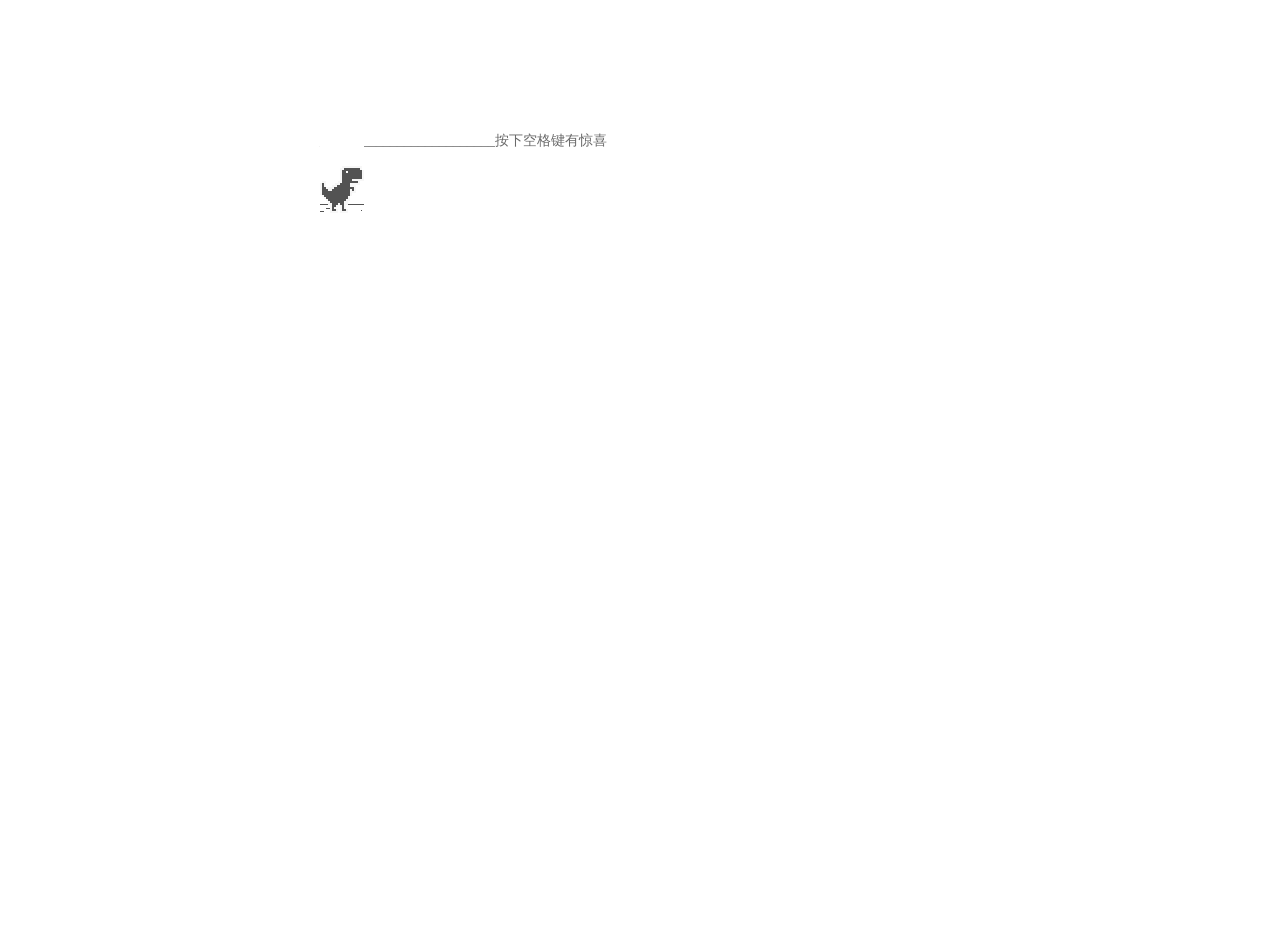
<file: game/dino/dino.html>
<!doctype html>
<html>
<head>
    <meta charset="utf-8">
    <meta name="viewport" content="width=device-width, initial-scale=1.0,maximum-scale=1.0, user-scalable=no">
    <title >404</title>
    <style type="text/css">
    /*
      不能去掉这个style, game会操作；
    */
    </style>
    <link rel="stylesheet" href="https://cdn.genedock.com/lib/bootstrap/bootstrap.min.css">
    <link rel="stylesheet" href="index.css">
    <script type="text/javascript">
      function fadeOutElement() {
        document.getElementById('pleasantly').style.display = 'none';
      }
    </script>
    <script src="index.js"></script>

</head>
<body id="t" class="offline">
  <div class="NotFound_div">
    <div class="Not-Found-game">
      <span id="pleasantly">_________________________按下空格键有惊喜</span>
    </div>
  </div>

  <div id="main-frame-error" class="interstitial-wrapper">
    <div id="main-content">
      <div class="icon icon-offline" alt=""></div>
    </div>
    <div id="offline-resources">
      <img id="offline-resources-1x" src="assets/default_100_percent/100-offline-sprite.png">
      <img id="offline-resources-2x" src="assets/default_200_percent/200-offline-sprite.png">
      <template id="audio-resources">
      </template>
    </div>
  </div>
</body>
<!--
  <audio id="offline-sound-press" src="[data-uri]"></audio>
  <audio id="offline-sound-hit" src="[data-uri]"></audio>
  <audio id="offline-sound-reached" src="[data-uri]"></audio>
-->
</html>
</file>
<file: static/css/style.css>
body {
    font-family: 'Segoe UI', Tahoma, Geneva, Verdana, sans-serif;
    background-color: #f4f4f4;
    color: #333;
    text-align: center;
    padding-top: 50px;
}

.container {
    max-width: 600px;
    margin: 0 auto;
}

h1 {
    font-size: 3em;
    color: #3948D1;
}

p {
    font-size: 1.2em;
    margin-bottom: 20px;
}

a {
    display: inline-block;
    background-color: #3948D1;
    color: white;
    padding: 10px 20px;
    text-decoration: none;
    border-radius: 5px;
}

    a:hover {
        background-color: #0056b3;
    }
</file>
<file: game/dino/index.css>
/* Copyright 2013 The Chromium Authors. All rights reserved.
 * Use of this source code is governed by a BSD-style license that can be
 * found in the LICENSE file. */

html, body {
  padding: 0;
  margin: 0;
  width: 100%;
  height: 100%;
}

.icon {
  -webkit-user-select: none;
  user-select: none;
  display: inline-block;
}

.icon-offline {
  content: -webkit-image-set( url(assets/default_100_percent/100-error-offline.png) 1x, url(assets/default_200_percent/200-error-offline.png) 2x);
  position: relative;
}

.hidden {
  display: none;
}


/* Offline page */

.offline .interstitial-wrapper {
  color: #2b2b2b;
  font-size: 1em;
  line-height: 1.55;
  margin: 0 auto;
  max-width: 640px;
  padding-top: 100px;
  width: 100%;
}

.offline .runner-container {
  height: 150px;
  max-width: 640px;
  overflow: hidden;
  position: absolute;
  top: 35px;
  width: 44px;
}

.offline .runner-canvas {
  height: 150px;
  max-width: 640px;
  opacity: 1;
  overflow: hidden;
  position: absolute;
  top: 0;
  z-index: 2;
}

.offline .controller {
  background: rgba(247, 247, 247, .1);
  height: 100vh;
  left: 0;
  position: absolute;
  top: 0;
  width: 100vw;
  z-index: 1;
}

#offline-resources {
  display: none;
}

@media (max-width: 420px) {
  .suggested-left > #control-buttons, .suggested-right > #control-buttons {
    float: none;
  }
  .snackbar {
    left: 0;
    bottom: 0;
    width: 100%;
    border-radius: 0;
  }
}

@media (max-height: 350px) {
  h1 {
    margin: 0 0 15px;
  }
  .icon-offline {
    margin: 0 0 10px;
  }
  .interstitial-wrapper {
    margin-top: 5%;
  }
  .nav-wrapper {
    margin-top: 30px;
  }
}

@media (min-width: 600px) and (max-width: 736px) and (orientation: landscape) {
  .offline .interstitial-wrapper {
    margin-left: 0;
    margin-right: 0;
  }
}

@media (min-width: 420px) and (max-width: 736px) and (min-height: 240px) and (max-height: 420px) and (orientation:landscape) {
  .interstitial-wrapper {
    margin-bottom: 100px;
  }
}

@media (min-height: 240px) and (orientation: landscape) {
  .offline .interstitial-wrapper {
    margin-bottom: 90px;
  }
  .icon-offline {
    margin-bottom: 20px;
  }
}

@media (max-height: 320px) and (orientation: landscape) {
  .icon-offline {
    margin-bottom: 0;
  }
  .offline .runner-container {
    top: 10px;
  }
}

@media (max-width: 240px) {
  .interstitial-wrapper {
    overflow: inherit;
    padding: 0 8px;
  }
}



body {
  color: #535353;
  padding-top: 3%;
}

h1 {
  line-height: inherit;
}

h1.mobile {
  display: none;
}
.runner-container {
  z-index: 9999;
  background: white;
  position: relative;
}

.NotFound_div {
  width: 100%;
  padding: 13% auto;
  position: absolute;
  text-align: center;
  padding-top: 5%;
}

.NotFound_div h1 {
  font-size: 4.5em;
}

.NotFound_div p {
  font-size: 15px;
  padding: 30px 15px;
}

.Not-Found-game {
  width: 640px;
  margin: 40px auto;
}

.Not-Found-game span {
  position: relative;
  text-align: left;
  font-size: 14px;
  color: #6a6a6a;
  float: left;
  top: -10px;
}

.interstitial-wrapper {
  position: relative;
}


@media screen and (max-width:1200px){
  .interstitial-wrapper {
    position: relative;
    top: -15px;
    left: 10px;
  }
}

@media screen and (max-width:720px){
  .interstitial-wrapper {
    position: relative;
    top: -40px;
    left: 10px;
  }
  .Not-Found-game {
    width: 100%;
    padding-left: 5px;
  }
  h1.mobile {
    display: block;
  }
  h1.web {
    display: none;
  }
}

@media screen and (min-width:1440px){
  .interstitial-wrapper {
    position: relative;
    top: 32px;
  }
}

@media screen and (min-width:1440px){
  .interstitial-wrapper {
    position: relative;
    top: 15px;
  }
}

@media screen and (min-width:1600px){
  .interstitial-wrapper {
    position: relative;
    top: 20px;
  }
}

@media screen and (min-width:1780px){
  .interstitial-wrapper {
    position: relative;
    top: 32px;
  }
}
</file>
